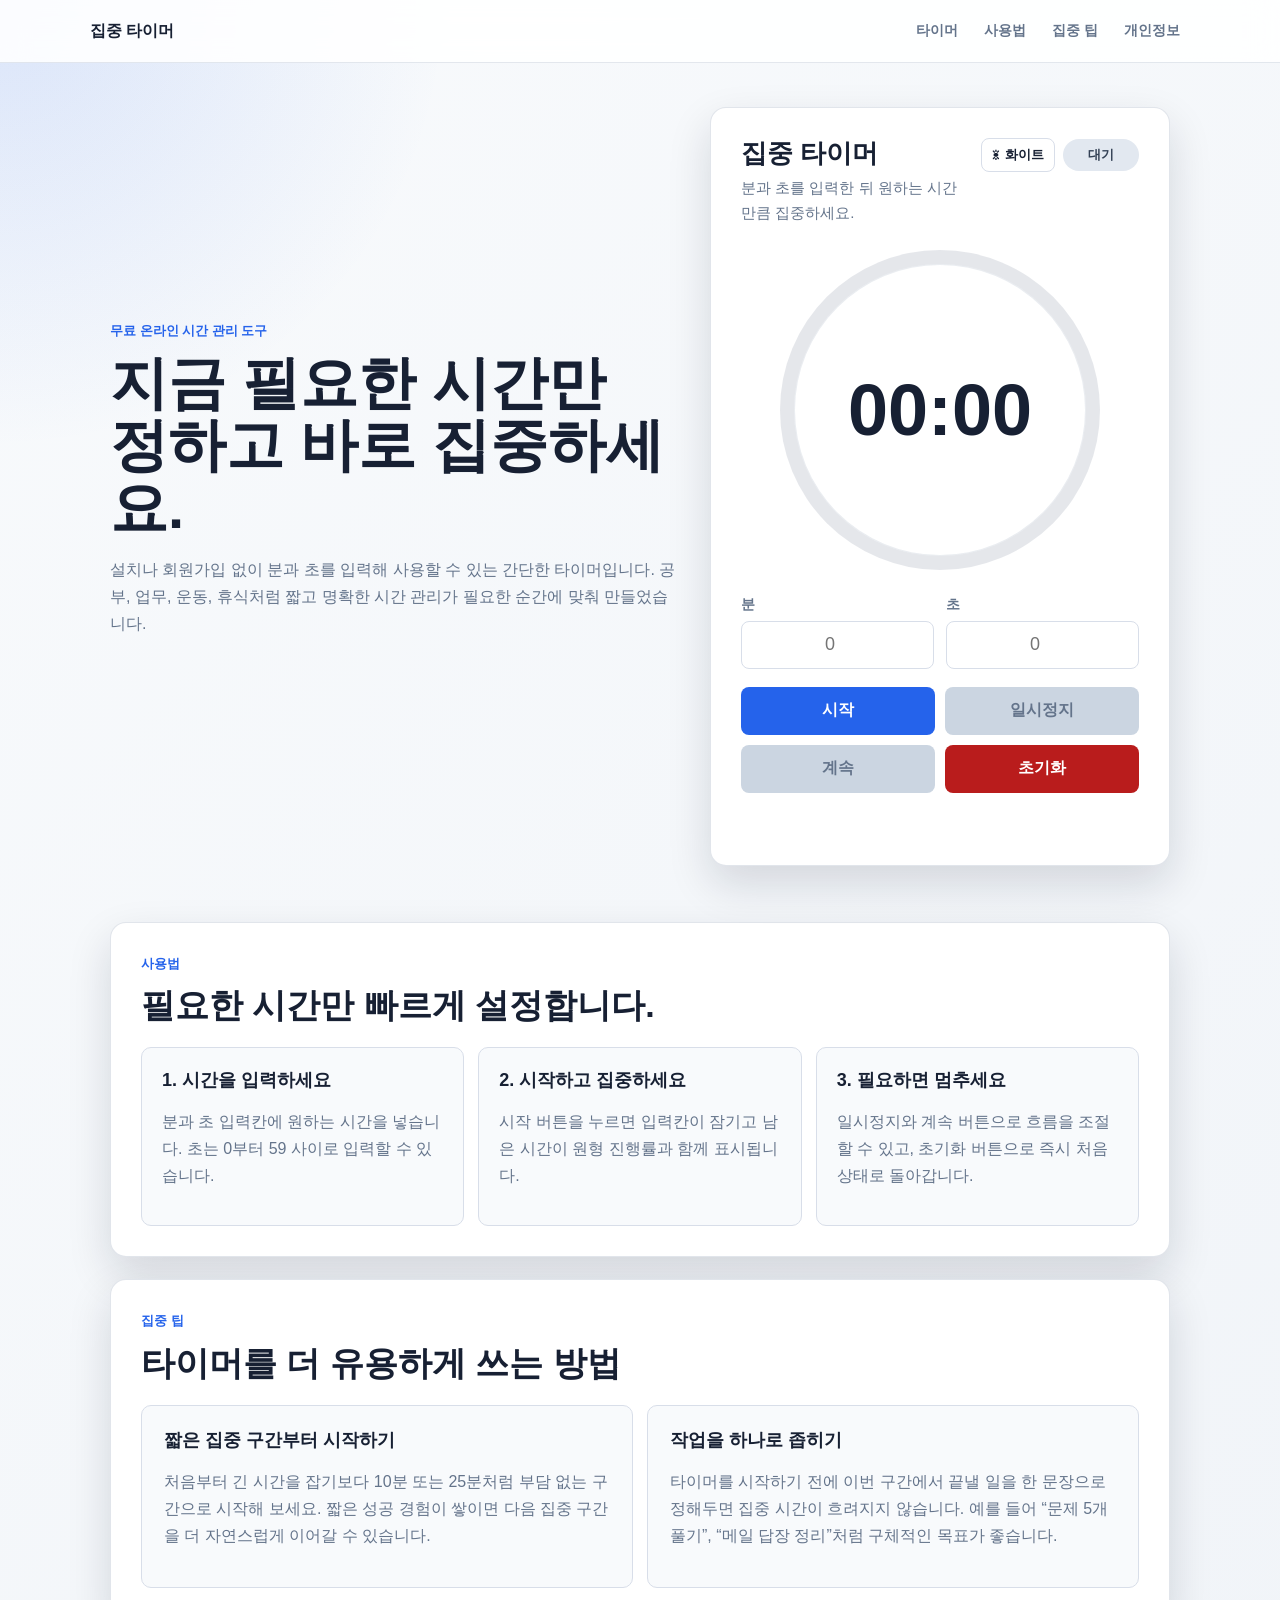
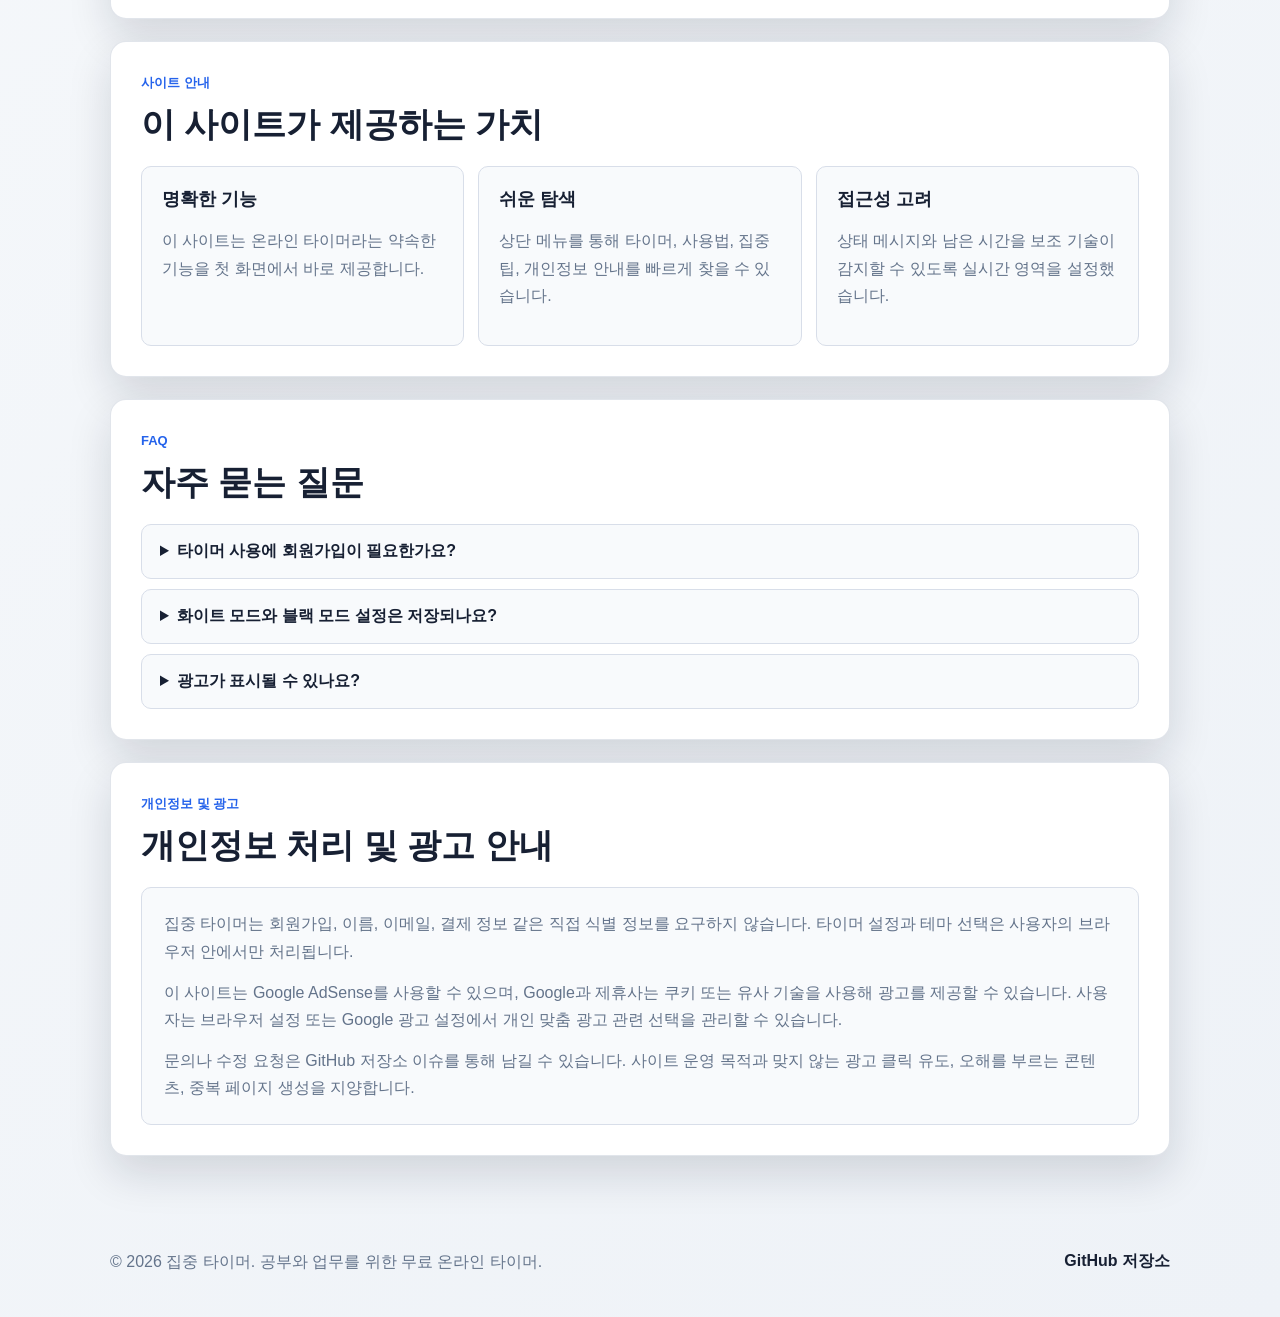
<file: index.html>
<!DOCTYPE html>
<html lang="ko">
<head>
  <meta charset="UTF-8" />
  <meta name="viewport" content="width=device-width, initial-scale=1.0" />
  <meta name="description" content="집중 타이머는 공부, 업무, 운동, 휴식 시간을 간단하게 관리할 수 있는 무료 온라인 타이머입니다." />
  <meta name="robots" content="index, follow" />
  <meta name="google-adsense-account" content="ca-pub-3718855174010446" />
  <title>집중 타이머 | 무료 온라인 시간 관리 도구</title>
  <script
    async
    src="https://pagead2.googlesyndication.com/pagead/js/adsbygoogle.js?client=ca-pub-3718855174010446"
    crossorigin="anonymous"
  ></script>
  <link rel="canonical" href="https://diamondssh.github.io/MVP_V1/" />
  <link rel="stylesheet" href="style.css" />
</head>

<body>
  <header class="site-header">
    <a class="brand" href="#timer" aria-label="집중 타이머 홈">집중 타이머</a>
    <nav class="site-nav" aria-label="주요 메뉴">
      <a href="#timer">타이머</a>
      <a href="#guide">사용법</a>
      <a href="#tips">집중 팁</a>
      <a href="#privacy">개인정보</a>
    </nav>
  </header>

  <main>
    <section id="timer" class="hero-section" aria-labelledby="timerTitle">
      <div class="hero-copy">
        <p class="eyebrow">무료 온라인 시간 관리 도구</p>
        <h1 id="timerTitle">지금 필요한 시간만 정하고 바로 집중하세요.</h1>
        <p>
          설치나 회원가입 없이 분과 초를 입력해 사용할 수 있는 간단한 타이머입니다.
          공부, 업무, 운동, 휴식처럼 짧고 명확한 시간 관리가 필요한 순간에 맞춰 만들었습니다.
        </p>
      </div>

      <section class="timer-container" aria-label="타이머 도구">
        <div class="title-row">
          <div>
            <h2>집중 타이머</h2>
            <p class="subtitle">분과 초를 입력한 뒤 원하는 시간만큼 집중하세요.</p>
          </div>

          <div class="header-actions">
            <button id="themeToggle" class="theme-toggle" type="button" aria-label="블랙 모드로 변경">
              <span id="themeIcon" aria-hidden="true">☀</span>
              <span id="themeText">화이트</span>
            </button>
            <div id="status" class="status-pill" aria-live="polite">대기</div>
          </div>
        </div>

        <div class="timer-face" id="timerFace" aria-label="남은 시간">
          <div id="timeDisplay" class="time-display" aria-live="polite">00:00</div>
        </div>

        <div class="input-group">
          <div>
            <label for="minutes">분</label>
            <input id="minutes" type="number" min="0" max="999" inputmode="numeric" placeholder="0" />
          </div>

          <div>
            <label for="seconds">초</label>
            <input id="seconds" type="number" min="0" max="59" inputmode="numeric" placeholder="0" />
          </div>
        </div>

        <div class="button-group">
          <button id="startBtn" class="start" type="button">시작</button>
          <button id="pauseBtn" class="pause" type="button" disabled>일시정지</button>
          <button id="resumeBtn" class="resume" type="button" disabled>계속</button>
          <button id="resetBtn" class="reset" type="button">초기화</button>
        </div>

        <div id="message" class="message" role="status" aria-live="polite"></div>
      </section>
    </section>

    <section id="guide" class="content-section" aria-labelledby="guideTitle">
      <div class="section-heading">
        <p class="eyebrow">사용법</p>
        <h2 id="guideTitle">필요한 시간만 빠르게 설정합니다.</h2>
      </div>

      <div class="info-grid">
        <article>
          <h3>1. 시간을 입력하세요</h3>
          <p>분과 초 입력칸에 원하는 시간을 넣습니다. 초는 0부터 59 사이로 입력할 수 있습니다.</p>
        </article>
        <article>
          <h3>2. 시작하고 집중하세요</h3>
          <p>시작 버튼을 누르면 입력칸이 잠기고 남은 시간이 원형 진행률과 함께 표시됩니다.</p>
        </article>
        <article>
          <h3>3. 필요하면 멈추세요</h3>
          <p>일시정지와 계속 버튼으로 흐름을 조절할 수 있고, 초기화 버튼으로 즉시 처음 상태로 돌아갑니다.</p>
        </article>
      </div>
    </section>

    <section id="tips" class="content-section" aria-labelledby="tipsTitle">
      <div class="section-heading">
        <p class="eyebrow">집중 팁</p>
        <h2 id="tipsTitle">타이머를 더 유용하게 쓰는 방법</h2>
      </div>

      <div class="text-columns">
        <article>
          <h3>짧은 집중 구간부터 시작하기</h3>
          <p>
            처음부터 긴 시간을 잡기보다 10분 또는 25분처럼 부담 없는 구간으로 시작해 보세요.
            짧은 성공 경험이 쌓이면 다음 집중 구간을 더 자연스럽게 이어갈 수 있습니다.
          </p>
        </article>
        <article>
          <h3>작업을 하나로 좁히기</h3>
          <p>
            타이머를 시작하기 전에 이번 구간에서 끝낼 일을 한 문장으로 정해두면 집중 시간이 흐려지지 않습니다.
            예를 들어 “문제 5개 풀기”, “메일 답장 정리”처럼 구체적인 목표가 좋습니다.
          </p>
        </article>
      </div>
    </section>

    <section class="content-section" aria-labelledby="qualityTitle">
      <div class="section-heading">
        <p class="eyebrow">사이트 안내</p>
        <h2 id="qualityTitle">이 사이트가 제공하는 가치</h2>
      </div>

      <div class="info-grid">
        <article>
          <h3>명확한 기능</h3>
          <p>이 사이트는 온라인 타이머라는 약속한 기능을 첫 화면에서 바로 제공합니다.</p>
        </article>
        <article>
          <h3>쉬운 탐색</h3>
          <p>상단 메뉴를 통해 타이머, 사용법, 집중 팁, 개인정보 안내를 빠르게 찾을 수 있습니다.</p>
        </article>
        <article>
          <h3>접근성 고려</h3>
          <p>상태 메시지와 남은 시간을 보조 기술이 감지할 수 있도록 실시간 영역을 설정했습니다.</p>
        </article>
      </div>
    </section>

    <section class="content-section" aria-labelledby="faqTitle">
      <div class="section-heading">
        <p class="eyebrow">FAQ</p>
        <h2 id="faqTitle">자주 묻는 질문</h2>
      </div>

      <div class="faq-list">
        <details>
          <summary>타이머 사용에 회원가입이 필요한가요?</summary>
          <p>아니요. 이 사이트는 회원가입 없이 브라우저에서 바로 사용할 수 있습니다.</p>
        </details>
        <details>
          <summary>화이트 모드와 블랙 모드 설정은 저장되나요?</summary>
          <p>네. 선택한 테마는 현재 브라우저의 로컬 저장소에 저장되어 다음 방문 때도 유지됩니다.</p>
        </details>
        <details>
          <summary>광고가 표시될 수 있나요?</summary>
          <p>AdSense 승인 및 설정 상태에 따라 광고가 표시될 수 있습니다. 광고는 타이머 조작을 방해하지 않는 위치에만 배치할 계획입니다.</p>
        </details>
      </div>
    </section>

    <section id="privacy" class="content-section" aria-labelledby="privacyTitle">
      <div class="section-heading">
        <p class="eyebrow">개인정보 및 광고</p>
        <h2 id="privacyTitle">개인정보 처리 및 광고 안내</h2>
      </div>

      <div class="policy-box">
        <p>
          집중 타이머는 회원가입, 이름, 이메일, 결제 정보 같은 직접 식별 정보를 요구하지 않습니다.
          타이머 설정과 테마 선택은 사용자의 브라우저 안에서만 처리됩니다.
        </p>
        <p>
          이 사이트는 Google AdSense를 사용할 수 있으며, Google과 제휴사는 쿠키 또는 유사 기술을 사용해 광고를 제공할 수 있습니다.
          사용자는 브라우저 설정 또는 Google 광고 설정에서 개인 맞춤 광고 관련 선택을 관리할 수 있습니다.
        </p>
        <p>
          문의나 수정 요청은 GitHub 저장소 이슈를 통해 남길 수 있습니다.
          사이트 운영 목적과 맞지 않는 광고 클릭 유도, 오해를 부르는 콘텐츠, 중복 페이지 생성을 지양합니다.
        </p>
      </div>
    </section>
  </main>

  <footer class="site-footer">
    <p>© 2026 집중 타이머. 공부와 업무를 위한 무료 온라인 타이머.</p>
    <a href="https://github.com/diamondssh/MVP_V1" rel="noopener noreferrer">GitHub 저장소</a>
  </footer>

  <script src="script.js"></script>
</body>
</html>
</file>
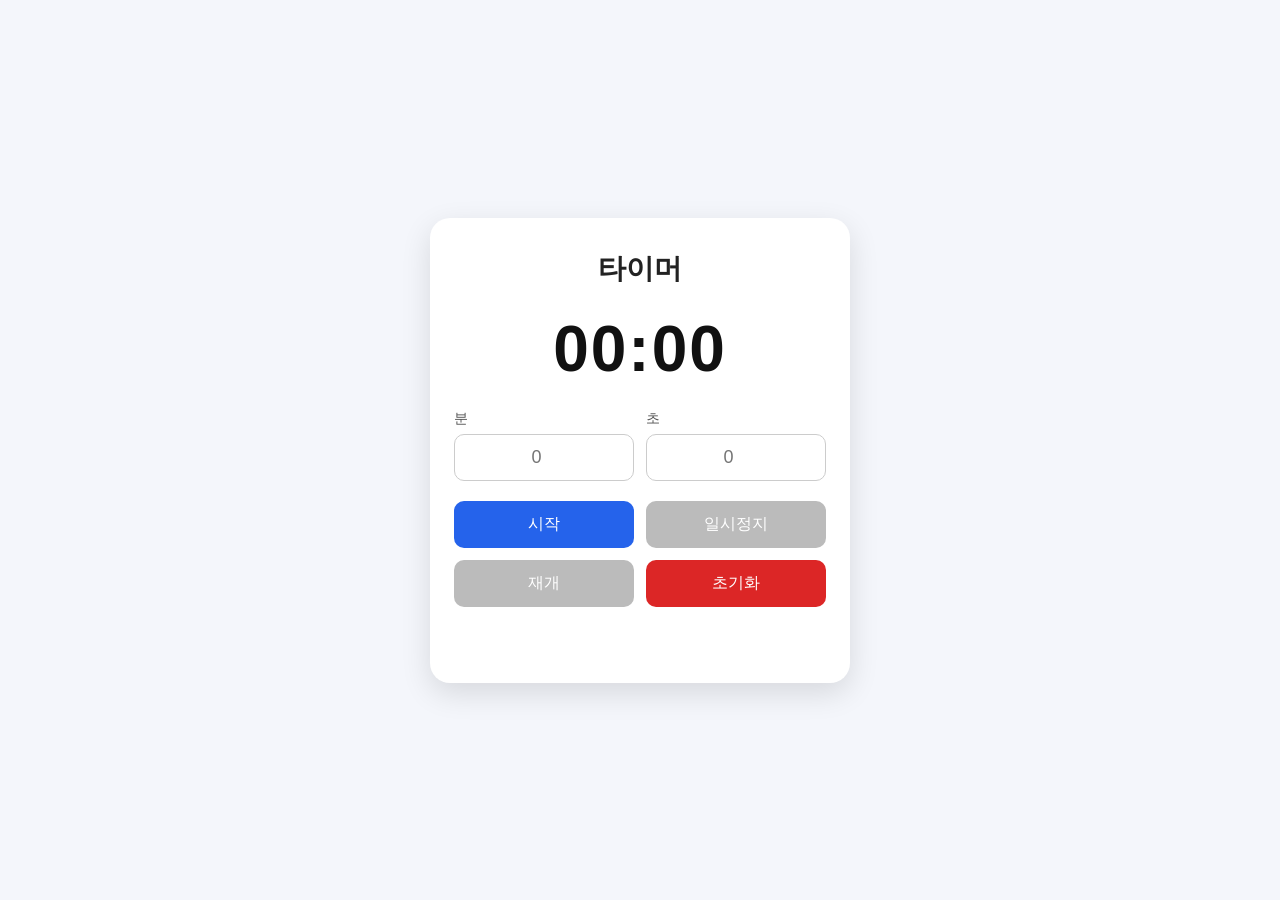
<file: .github/index.html>
<!DOCTYPE html>
<html lang="ko">
<head>
  <meta charset="UTF-8" />
  <meta name="viewport" content="width=device-width, initial-scale=1.0" />
  <title>브라우저 타이머</title>

  <style>
    /* 기본 화면 설정 */
    * {
      box-sizing: border-box;
    }

    body {
      margin: 0;
      min-height: 100vh;
      font-family: Arial, sans-serif;
      background: #f4f6fb;
      display: flex;
      justify-content: center;
      align-items: center;
      padding: 20px;
    }

    /* 타이머 카드 */
    .timer-container {
      width: 100%;
      max-width: 420px;
      background: #ffffff;
      padding: 32px 24px;
      border-radius: 20px;
      box-shadow: 0 10px 30px rgba(0, 0, 0, 0.12);
      text-align: center;
    }

    h1 {
      margin: 0 0 24px;
      font-size: 28px;
      color: #222;
    }

    /* 남은 시간 표시 */
    .time-display {
      font-size: 64px;
      font-weight: bold;
      color: #111;
      margin-bottom: 24px;
      letter-spacing: 2px;
    }

    /* 입력 영역 */
    .input-group {
      display: flex;
      gap: 12px;
      margin-bottom: 20px;
    }

    .input-box {
      flex: 1;
      text-align: left;
    }

    label {
      display: block;
      margin-bottom: 6px;
      font-size: 14px;
      color: #555;
    }

    input {
      width: 100%;
      padding: 12px;
      font-size: 18px;
      border: 1px solid #ccc;
      border-radius: 10px;
      text-align: center;
    }

    input:disabled {
      background: #eee;
      cursor: not-allowed;
    }

    /* 버튼 영역 */
    .button-group {
      display: grid;
      grid-template-columns: repeat(2, 1fr);
      gap: 12px;
    }

    button {
      padding: 13px;
      font-size: 16px;
      border: none;
      border-radius: 10px;
      cursor: pointer;
      color: white;
      transition: 0.2s;
    }

    button:hover {
      opacity: 0.85;
    }

    button:disabled {
      background: #bbb;
      cursor: not-allowed;
      opacity: 1;
    }

    .start {
      background: #2563eb;
    }

    .pause {
      background: #f59e0b;
    }

    .resume {
      background: #16a34a;
    }

    .reset {
      background: #dc2626;
    }

    /* 알림 메시지 */
    .message {
      margin-top: 20px;
      font-size: 16px;
      font-weight: bold;
      color: #dc2626;
      min-height: 24px;
    }

    /* 모바일 대응 */
    @media (max-width: 480px) {
      .timer-container {
        padding: 28px 18px;
      }

      .time-display {
        font-size: 52px;
      }

      .input-group {
        flex-direction: column;
      }

      .button-group {
        grid-template-columns: 1fr;
      }
    }
  </style>
</head>

<body>
  <div class="timer-container">
    <h1>타이머</h1>

    <!-- 남은 시간 표시 -->
    <div id="timeDisplay" class="time-display">00:00</div>

    <!-- 분/초 입력 -->
    <div class="input-group">
      <div class="input-box">
        <label for="minutes">분</label>
        <input id="minutes" type="number" min="0" placeholder="0" />
      </div>

      <div class="input-box">
        <label for="seconds">초</label>
        <input id="seconds" type="number" min="0" max="59" placeholder="0" />
      </div>
    </div>

    <!-- 버튼 -->
    <div class="button-group">
      <button id="startBtn" class="start">시작</button>
      <button id="pauseBtn" class="pause" disabled>일시정지</button>
      <button id="resumeBtn" class="resume" disabled>재개</button>
      <button id="resetBtn" class="reset">초기화</button>
    </div>

    <!-- 상태 메시지 -->
    <div id="message" class="message"></div>
  </div>

  <script>
    // DOM 요소 가져오기
    const minutesInput = document.getElementById("minutes");
    const secondsInput = document.getElementById("seconds");
    const timeDisplay = document.getElementById("timeDisplay");
    const message = document.getElementById("message");

    const startBtn = document.getElementById("startBtn");
    const pauseBtn = document.getElementById("pauseBtn");
    const resumeBtn = document.getElementById("resumeBtn");
    const resetBtn = document.getElementById("resetBtn");

    // 타이머 상태 변수
    let totalSeconds = 0;
    let timerId = null;
    let isPaused = false;

    // MM:SS 형식으로 화면에 표시하는 함수
    function updateDisplay(seconds) {
      const minutes = Math.floor(seconds / 60);
      const remainSeconds = seconds % 60;

      const formattedMinutes = String(minutes).padStart(2, "0");
      const formattedSeconds = String(remainSeconds).padStart(2, "0");

      timeDisplay.textContent = `${formattedMinutes}:${formattedSeconds}`;
    }

    // 입력창 활성화/비활성화 처리
    function setInputsDisabled(disabled) {
      minutesInput.disabled = disabled;
      secondsInput.disabled = disabled;
    }

    // 버튼 상태 변경 함수
    function setButtonState(state) {
      if (state === "initial") {
        startBtn.disabled = false;
        pauseBtn.disabled = true;
        resumeBtn.disabled = true;
      }

      if (state === "running") {
        startBtn.disabled = true;
        pauseBtn.disabled = false;
        resumeBtn.disabled = true;
      }

      if (state === "paused") {
        startBtn.disabled = true;
        pauseBtn.disabled = true;
        resumeBtn.disabled = false;
      }
    }

    // 타이머 실행 함수
    function runTimer() {
      timerId = setInterval(() => {
        totalSeconds--;
        updateDisplay(totalSeconds);

        // 시간이 0이 되면 타이머 종료
        if (totalSeconds <= 0) {
          clearInterval(timerId);
          timerId = null;

          message.textContent = "시간이 종료되었습니다!";
          alert("시간이 종료되었습니다!");

          setInputsDisabled(false);
          setButtonState("initial");
        }
      }, 1000);
    }

    // 시작 버튼 클릭
    startBtn.addEventListener("click", () => {
      const minutes = Number(minutesInput.value) || 0;
      const seconds = Number(secondsInput.value) || 0;

      totalSeconds = minutes * 60 + seconds;

      // 0초 이하 입력 방지
      if (totalSeconds <= 0) {
        message.textContent = "1초 이상 입력해 주세요.";
        return;
      }

      // 초 입력값 검증
      if (seconds < 0 || seconds > 59) {
        message.textContent = "초는 0부터 59 사이로 입력해 주세요.";
        return;
      }

      message.textContent = "";
      isPaused = false;

      updateDisplay(totalSeconds);
      setInputsDisabled(true);
      setButtonState("running");

      runTimer();
    });

    // 일시정지 버튼 클릭
    pauseBtn.addEventListener("click", () => {
      if (timerId !== null) {
        clearInterval(timerId);
        timerId = null;
        isPaused = true;

        message.textContent = "일시정지 상태입니다.";
        setButtonState("paused");
      }
    });

    // 재개 버튼 클릭
    resumeBtn.addEventListener("click", () => {
      if (isPaused && totalSeconds > 0) {
        message.textContent = "";
        isPaused = false;

        setButtonState("running");
        runTimer();
      }
    });

    // 초기화 버튼 클릭
    resetBtn.addEventListener("click", () => {
      clearInterval(timerId);

      timerId = null;
      totalSeconds = 0;
      isPaused = false;

      minutesInput.value = "";
      secondsInput.value = "";

      updateDisplay(0);
      message.textContent = "";

      setInputsDisabled(false);
      setButtonState("initial");
    });
  </script>
</body>
</html>
</file>
<file: style.css>
:root {
  color-scheme: light;
  --bg: #eef2f7;
  --bg-soft: #f8fafc;
  --panel: #ffffff;
  --panel-subtle: #f8fafc;
  --text: #172033;
  --muted: #64748b;
  --line: #d8dee9;
  --track: #e5e7eb;
  --primary: #2563eb;
  --warning: #d97706;
  --success: #15803d;
  --danger: #b91c1c;
  --shadow: 0 18px 44px rgba(15, 23, 42, 0.14);
}

:root[data-theme="dark"] {
  color-scheme: dark;
  --bg: #0f172a;
  --bg-soft: #111827;
  --panel: #172033;
  --panel-subtle: #1f2a3d;
  --text: #f8fafc;
  --muted: #b6c2d1;
  --line: #334155;
  --track: #273449;
  --primary: #60a5fa;
  --warning: #f59e0b;
  --success: #22c55e;
  --danger: #f87171;
  --shadow: 0 18px 44px rgba(0, 0, 0, 0.32);
}

* {
  box-sizing: border-box;
}

html {
  scroll-behavior: smooth;
}

body {
  margin: 0;
  min-height: 100vh;
  font-family: "Segoe UI", "Apple SD Gothic Neo", "Malgun Gothic", Arial, sans-serif;
  background:
    radial-gradient(circle at top left, rgba(37, 99, 235, 0.14), transparent 28rem),
    linear-gradient(135deg, var(--bg-soft) 0%, var(--bg) 100%);
  color: var(--text);
  transition: background 0.2s, color 0.2s;
}

a {
  color: inherit;
}

.site-header {
  position: sticky;
  top: 0;
  z-index: 10;
  display: flex;
  align-items: center;
  justify-content: space-between;
  gap: 18px;
  width: 100%;
  padding: 14px max(20px, calc((100vw - 1100px) / 2));
  border-bottom: 1px solid rgba(148, 163, 184, 0.26);
  background: color-mix(in srgb, var(--panel) 88%, transparent);
  backdrop-filter: blur(14px);
}

.brand {
  color: var(--text);
  font-weight: 900;
  text-decoration: none;
}

.site-nav {
  display: flex;
  flex-wrap: wrap;
  gap: 6px;
  justify-content: flex-end;
}

.site-nav a {
  padding: 8px 10px;
  border-radius: 8px;
  color: var(--muted);
  font-size: 14px;
  font-weight: 700;
  text-decoration: none;
}

.site-nav a:hover,
.site-nav a:focus-visible {
  background: rgba(148, 163, 184, 0.16);
  color: var(--text);
}

main {
  width: min(100%, 1100px);
  margin: 0 auto;
  padding: 44px 20px 64px;
}

.hero-section {
  display: grid;
  grid-template-columns: minmax(0, 1fr) minmax(360px, 460px);
  gap: 34px;
  align-items: center;
  margin-bottom: 56px;
}

.hero-copy {
  max-width: 620px;
}

.eyebrow {
  margin: 0 0 10px;
  color: var(--primary);
  font-size: 13px;
  font-weight: 900;
}

h1,
h2,
h3,
p {
  letter-spacing: 0;
}

h1 {
  margin: 0 0 16px;
  font-size: clamp(34px, 6vw, 58px);
  line-height: 1.08;
}

h2 {
  margin: 0;
  font-size: clamp(24px, 4vw, 34px);
  line-height: 1.18;
}

h3 {
  margin: 0 0 10px;
  font-size: 18px;
}

p {
  color: var(--muted);
  line-height: 1.7;
}

.timer-container,
.content-section {
  background: var(--panel);
  border: 1px solid rgba(148, 163, 184, 0.28);
  border-radius: 16px;
  box-shadow: var(--shadow);
  transition: background 0.2s, border-color 0.2s, box-shadow 0.2s;
}

.timer-container {
  width: 100%;
  padding: 30px;
}

.title-row {
  display: flex;
  align-items: flex-start;
  justify-content: space-between;
  gap: 16px;
  margin-bottom: 24px;
}

.title-row h2 {
  margin-bottom: 6px;
  font-size: 26px;
}

.subtitle {
  margin: 0;
  font-size: 15px;
}

.header-actions {
  display: flex;
  flex: 0 0 auto;
  align-items: center;
  gap: 8px;
}

.theme-toggle {
  display: inline-flex;
  align-items: center;
  justify-content: center;
  gap: 6px;
  min-height: 34px;
  padding: 7px 10px;
  border: 1px solid var(--line);
  border-radius: 8px;
  background: transparent;
  color: var(--text);
  font-size: 13px;
  font-weight: 700;
}

.theme-toggle:hover:not(:disabled) {
  background: rgba(148, 163, 184, 0.14);
  filter: none;
  transform: none;
}

.status-pill {
  min-width: 76px;
  padding: 7px 10px;
  border-radius: 999px;
  background: #e2e8f0;
  color: #334155;
  font-size: 13px;
  font-weight: 700;
  text-align: center;
}

:root[data-theme="dark"] .status-pill {
  background: #273449;
  color: #dbeafe;
}

.status-pill.running {
  background: #dbeafe;
  color: #1d4ed8;
}

.status-pill.paused {
  background: #fef3c7;
  color: #92400e;
}

.status-pill.done {
  background: #dcfce7;
  color: #166534;
}

.timer-face {
  position: relative;
  display: grid;
  place-items: center;
  width: min(100%, 320px);
  aspect-ratio: 1;
  margin: 0 auto 26px;
  border-radius: 50%;
  background: conic-gradient(var(--primary) var(--progress, 0%), var(--track) 0);
}

.timer-face::before {
  content: "";
  position: absolute;
  inset: 14px;
  border-radius: 50%;
  background: var(--panel);
  box-shadow: inset 0 0 0 1px rgba(148, 163, 184, 0.2);
}

.time-display {
  position: relative;
  z-index: 1;
  font-variant-numeric: tabular-nums;
  font-size: clamp(48px, 15vw, 72px);
  font-weight: 800;
  line-height: 1;
  letter-spacing: 0;
}

.input-group {
  display: grid;
  grid-template-columns: repeat(2, minmax(0, 1fr));
  gap: 12px;
  margin-bottom: 18px;
}

label {
  display: block;
  margin-bottom: 7px;
  color: var(--muted);
  font-size: 14px;
  font-weight: 700;
}

input {
  width: 100%;
  min-height: 48px;
  padding: 10px 12px;
  border: 1px solid var(--line);
  border-radius: 8px;
  background: var(--panel);
  color: var(--text);
  font: inherit;
  font-size: 18px;
  text-align: center;
  outline: none;
  transition: border-color 0.2s, box-shadow 0.2s, background 0.2s;
}

input:focus {
  border-color: var(--primary);
  box-shadow: 0 0 0 4px rgba(37, 99, 235, 0.14);
}

input:disabled {
  background: rgba(148, 163, 184, 0.16);
  color: var(--muted);
  cursor: not-allowed;
}

.button-group {
  display: grid;
  grid-template-columns: repeat(2, minmax(0, 1fr));
  gap: 10px;
}

button {
  min-height: 48px;
  padding: 12px 14px;
  border: 0;
  border-radius: 8px;
  color: #ffffff;
  cursor: pointer;
  font: inherit;
  font-weight: 800;
  transition: transform 0.15s, filter 0.15s, background 0.15s;
}

button:hover:not(:disabled) {
  filter: brightness(0.96);
  transform: translateY(-1px);
}

button:focus-visible {
  outline: 4px solid rgba(37, 99, 235, 0.22);
  outline-offset: 2px;
}

button:disabled {
  background: #cbd5e1;
  color: #64748b;
  cursor: not-allowed;
  transform: none;
}

:root[data-theme="dark"] button:disabled {
  background: #334155;
  color: #94a3b8;
}

.start {
  background: #2563eb;
}

.pause {
  background: var(--warning);
}

.resume {
  background: #15803d;
}

.reset {
  background: #b91c1c;
}

.message {
  min-height: 24px;
  margin-top: 18px;
  color: var(--danger);
  font-size: 15px;
  font-weight: 700;
  line-height: 1.5;
  text-align: center;
}

.message.success {
  color: var(--success);
}

.content-section {
  padding: 30px;
  margin-top: 22px;
}

.section-heading {
  max-width: 720px;
  margin-bottom: 22px;
}

.info-grid {
  display: grid;
  grid-template-columns: repeat(3, minmax(0, 1fr));
  gap: 14px;
}

.info-grid article,
.text-columns article,
.policy-box,
.faq-list details {
  border: 1px solid var(--line);
  border-radius: 10px;
  background: var(--panel-subtle);
}

.info-grid article {
  padding: 20px;
}

.text-columns {
  display: grid;
  grid-template-columns: repeat(2, minmax(0, 1fr));
  gap: 14px;
}

.text-columns article,
.policy-box {
  padding: 22px;
}

.faq-list {
  display: grid;
  gap: 10px;
}

.faq-list details {
  padding: 16px 18px;
}

.faq-list summary {
  cursor: pointer;
  color: var(--text);
  font-weight: 800;
}

.policy-box p {
  margin: 0 0 14px;
}

.policy-box p:last-child {
  margin-bottom: 0;
}

.site-footer {
  display: flex;
  align-items: center;
  justify-content: space-between;
  gap: 16px;
  width: min(100%, 1100px);
  margin: 0 auto;
  padding: 28px 20px 42px;
  color: var(--muted);
}

.site-footer p {
  margin: 0;
}

.site-footer a {
  color: var(--text);
  font-weight: 800;
  text-decoration: none;
}

@media (max-width: 860px) {
  .hero-section,
  .info-grid,
  .text-columns {
    grid-template-columns: 1fr;
  }

  .hero-section {
    align-items: start;
  }
}

@media (max-width: 560px) {
  .site-header,
  .site-footer {
    align-items: flex-start;
    flex-direction: column;
  }

  main {
    padding: 28px 16px 44px;
  }

  .timer-container,
  .content-section {
    padding: 22px 18px;
    border-radius: 12px;
  }

  .title-row {
    align-items: stretch;
    flex-direction: column;
  }

  .header-actions {
    justify-content: space-between;
  }

  .input-group,
  .button-group {
    grid-template-columns: 1fr;
  }
}
</file>
